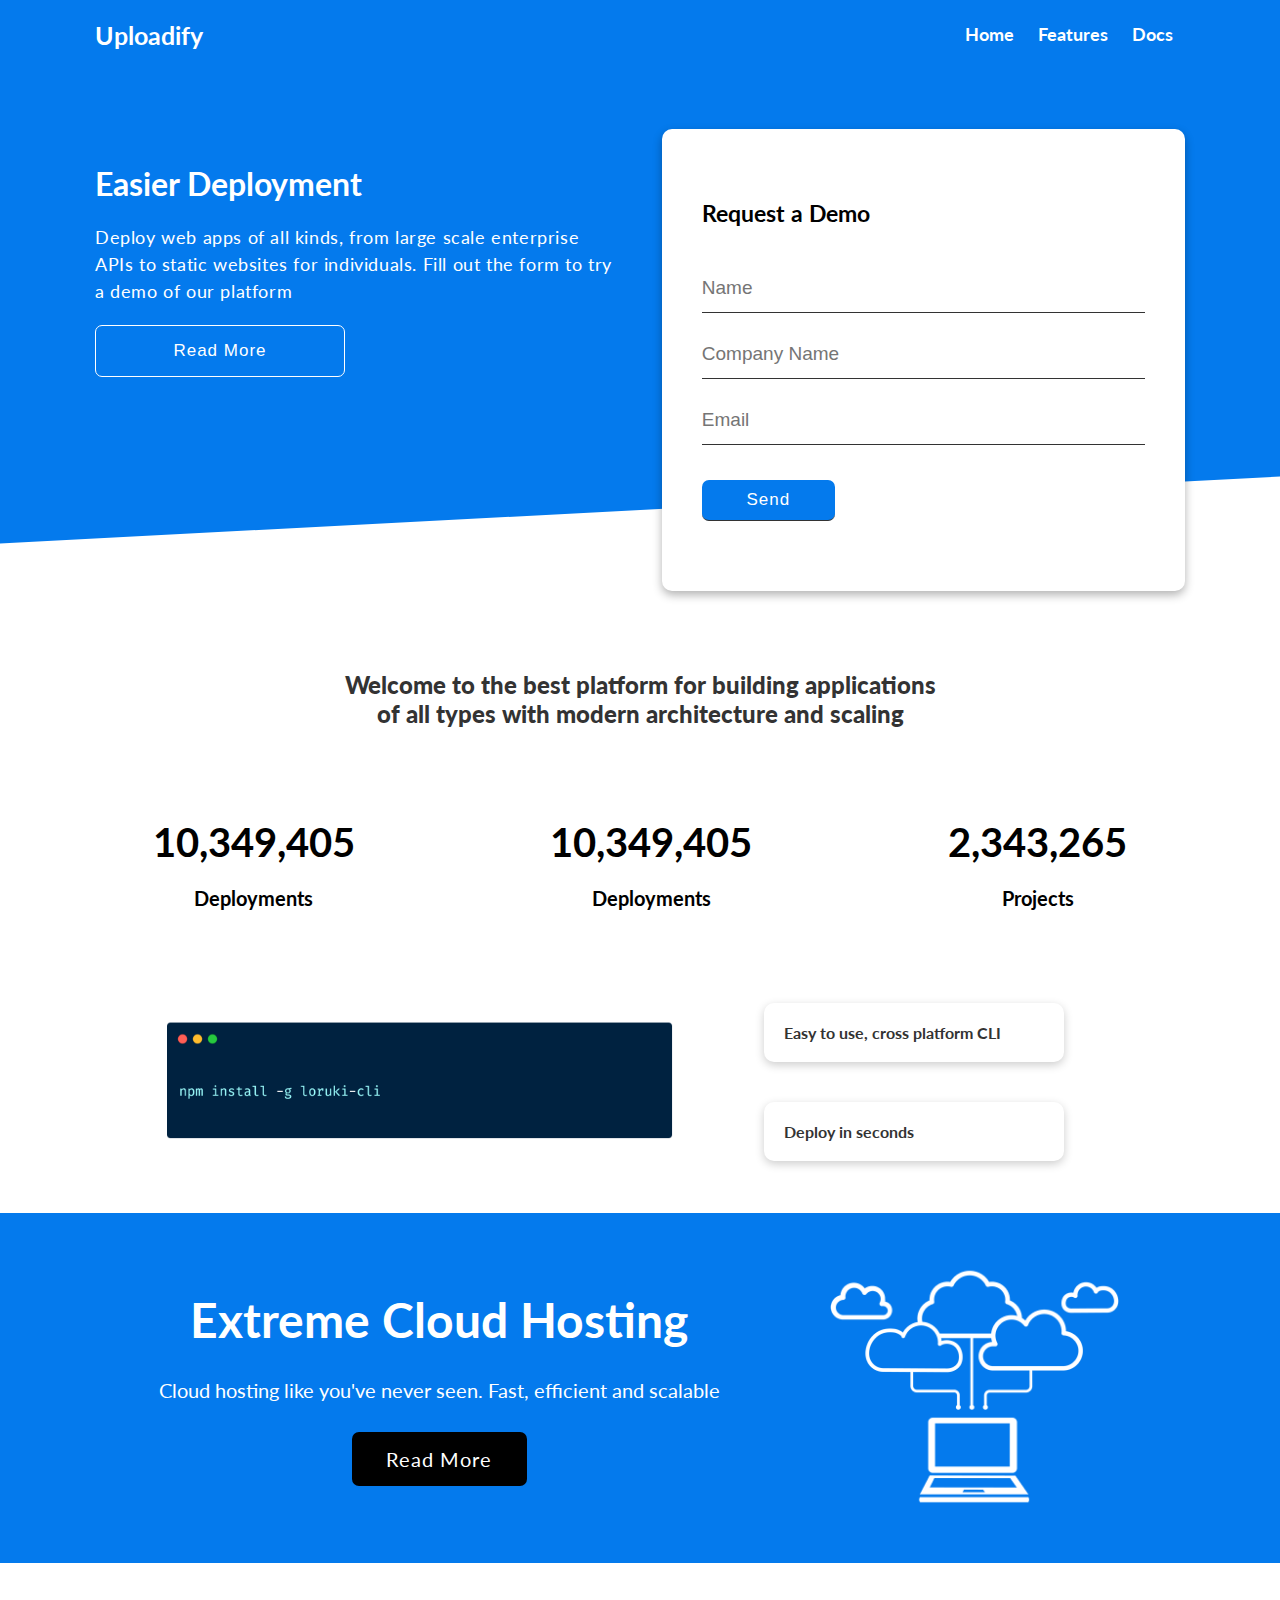
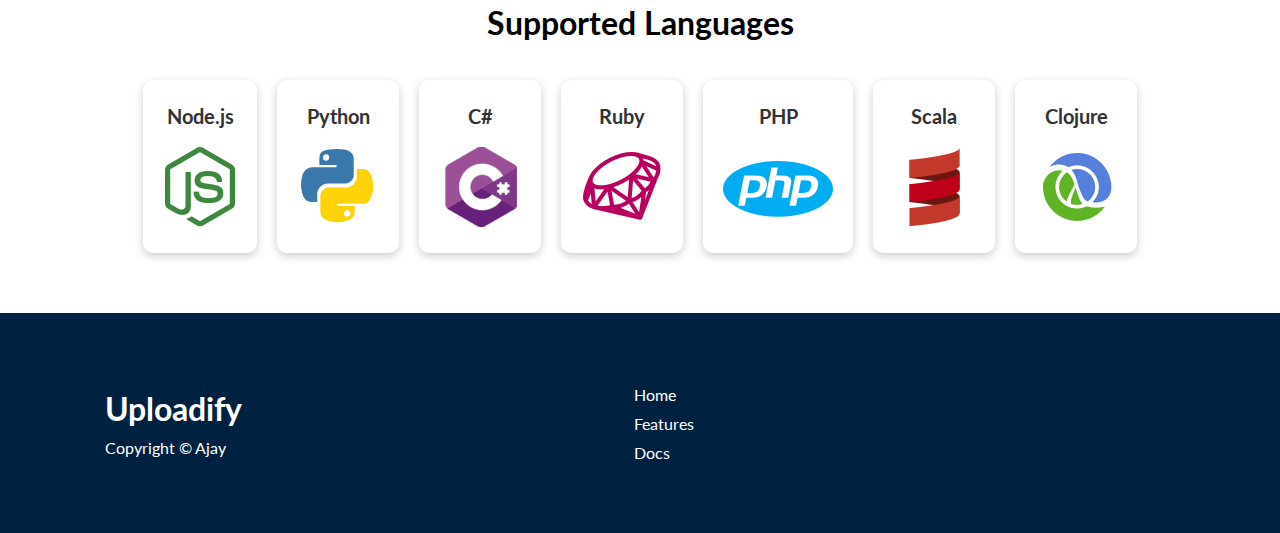
<file: index.html>
<!DOCTYPE html>
<html lang="en">
  <head>
    <meta charset="UTF-8" />
    <meta http-equiv="X-UA-Compatible" content="IE=edge" />
    <meta name="viewport" content="width=device-width, initial-scale=1.0" />
    <link rel="stylesheet" href="./css/style.css" />
    <link rel="shortcut icon" href="images/favicon.png" type="image/x-icon" />
    <title>Uploadify | Cloud Hosting For Everyone</title>
  </head>
  <body>
    <!-- Navbar -->
    <div class="navbar">
      <div class="container nav-container">
        <div class="brandname">Uploadify</div>
        <ul class="nav-links">
          <li><a href="./index.html">Home</a></li>
          <li><a href="./features.html">Features</a></li>
          <li><a href="./docs.html">Docs</a></li>
        </ul>
      </div>
    </div>
    <!-- Hero Section -->
    <div class="hero">
      <div class="container hero-section">
        <div class="left">
          <h1>Easier Deployment</h1>
          <p>
            Deploy web apps of all kinds, from large scale enterprise APIs to
            static websites for individuals. Fill out the form to try a demo of
            our platform
          </p>
          <button>Read More</button>
        </div>
        <div class="right">
          <form>
            <h3>Request a Demo</h3>
            <input type="text" placeholder="Name" />
            <input type="text" placeholder="Company Name" />
            <input type="email" placeholder="Email" />
            <input type="submit" value="Send" />
          </form>
        </div>
      </div>
    </div>
    <div id="slant"></div>
    <!-- Benchmarks -->
    <div class="benchmarks">
      <div class="container bench-cont">
        <h2 class="title">
          Welcome to the best platform for building applications of all types
          with modern architecture and scaling
        </h2>
        <div class="parameters">
          <div class="box">
            <i class="fas fa-server fa-3x"></i>
            <h3>10,349,405</h3>
            <p class="parameters-text">Deployments</p>
          </div>
          <div class="box">
            <i class="fas fa-server fa-3x"></i>
            <h3>10,349,405</h3>
            <p class="parameters-text">Deployments</p>
          </div>
          <div class="box">
            <i class="fas fa-project-diagram fa-3x"></i>
            <h3>2,343,265</h3>
            <p class="parameters-text">Projects</p>
          </div>
        </div>
        <div class="grid">
          <div class="leftbox">
            <img src="./images/cli.png" alt="" />
          </div>
          <div class="rightbox">
            <div class="dabba">Easy to use, cross platform CLI</div>
            <div class="dabba">Deploy in seconds</div>
          </div>
        </div>
      </div>
    </div>
    <!-- More Details -->
    <div class="detail">
      <div class="container det-cont">
        <div class="info">
          <h2>Extreme Cloud Hosting</h2>
          <p>
            Cloud hosting like you've never seen. Fast, efficient and scalable
          </p>
          <div>Read More</div>
        </div>
        <div class="image">
          <img src="./images/cloud.png" alt="" />
        </div>
      </div>
    </div>
    <!-- Cards Section -->
    <div class="cards">
      <div class="container cards-cont">
        <h3>Supported Languages</h3>
        <div class="card-container">
          <div class="card">
            <h4>Node.js</h4>
            <img src="./images/logos/node.png" alt="" />
          </div>
          <div class="card">
            <h4>Python</h4>
            <img src="./images/logos/python.png" alt="" />
          </div>
          <div class="card">
            <h4>C#</h4>
            <img src="./images/logos/csharp.png" alt="" />
          </div>
          <div class="card">
            <h4>Ruby</h4>
            <img src="./images/logos/ruby.png" alt="" />
          </div>
          <div class="card">
            <h4>PHP</h4>
            <img src="./images/logos/php.png" alt="" />
          </div>
          <div class="card">
            <h4>Scala</h4>
            <img src="./images/logos/scala.png" alt="" />
          </div>
          <div class="card">
            <h4>Clojure</h4>
            <img src="./images/logos/clojure.png" alt="" />
          </div>
        </div>
      </div>
    </div>
    <!-- footer -->
    <footer>
      <div class="container footer-cont">
        <div class="box-left">
          <h4>Uploadify</h4>
          <p>Copyright &copy; Ajay</p>
        </div>
        <div class="box-middle">
          <p>Home</p>
          <p>Features</p>
          <p>Docs</p>
        </div>
        <div class="box-right">
          <a href="#"><i class="fab fa-github fa-2x"></i></a>
          <a href="#"><i class="fab fa-facebook fa-2x"></i></a>
          <a href="#"><i class="fab fa-instagram fa-2x"></i></a>
          <a href="#"><i class="fab fa-twitter fa-2x"></i></a>
        </div>
      </div>
    </footer>

    <link
      rel="stylesheet"
      href="https://cdnjs.cloudflare.com/ajax/libs/font-awesome/5.15.1/css/all.min.css"
      integrity="sha512-+4zCK9k+qNFUR5X+cKL9EIR+ZOhtIloNl9GIKS57V1MyNsYpYcUrUeQc9vNfzsWfV28IaLL3i96P9sdNyeRssA=="
      crossorigin="anonymous"
    />
  </body>
</html>
</file>
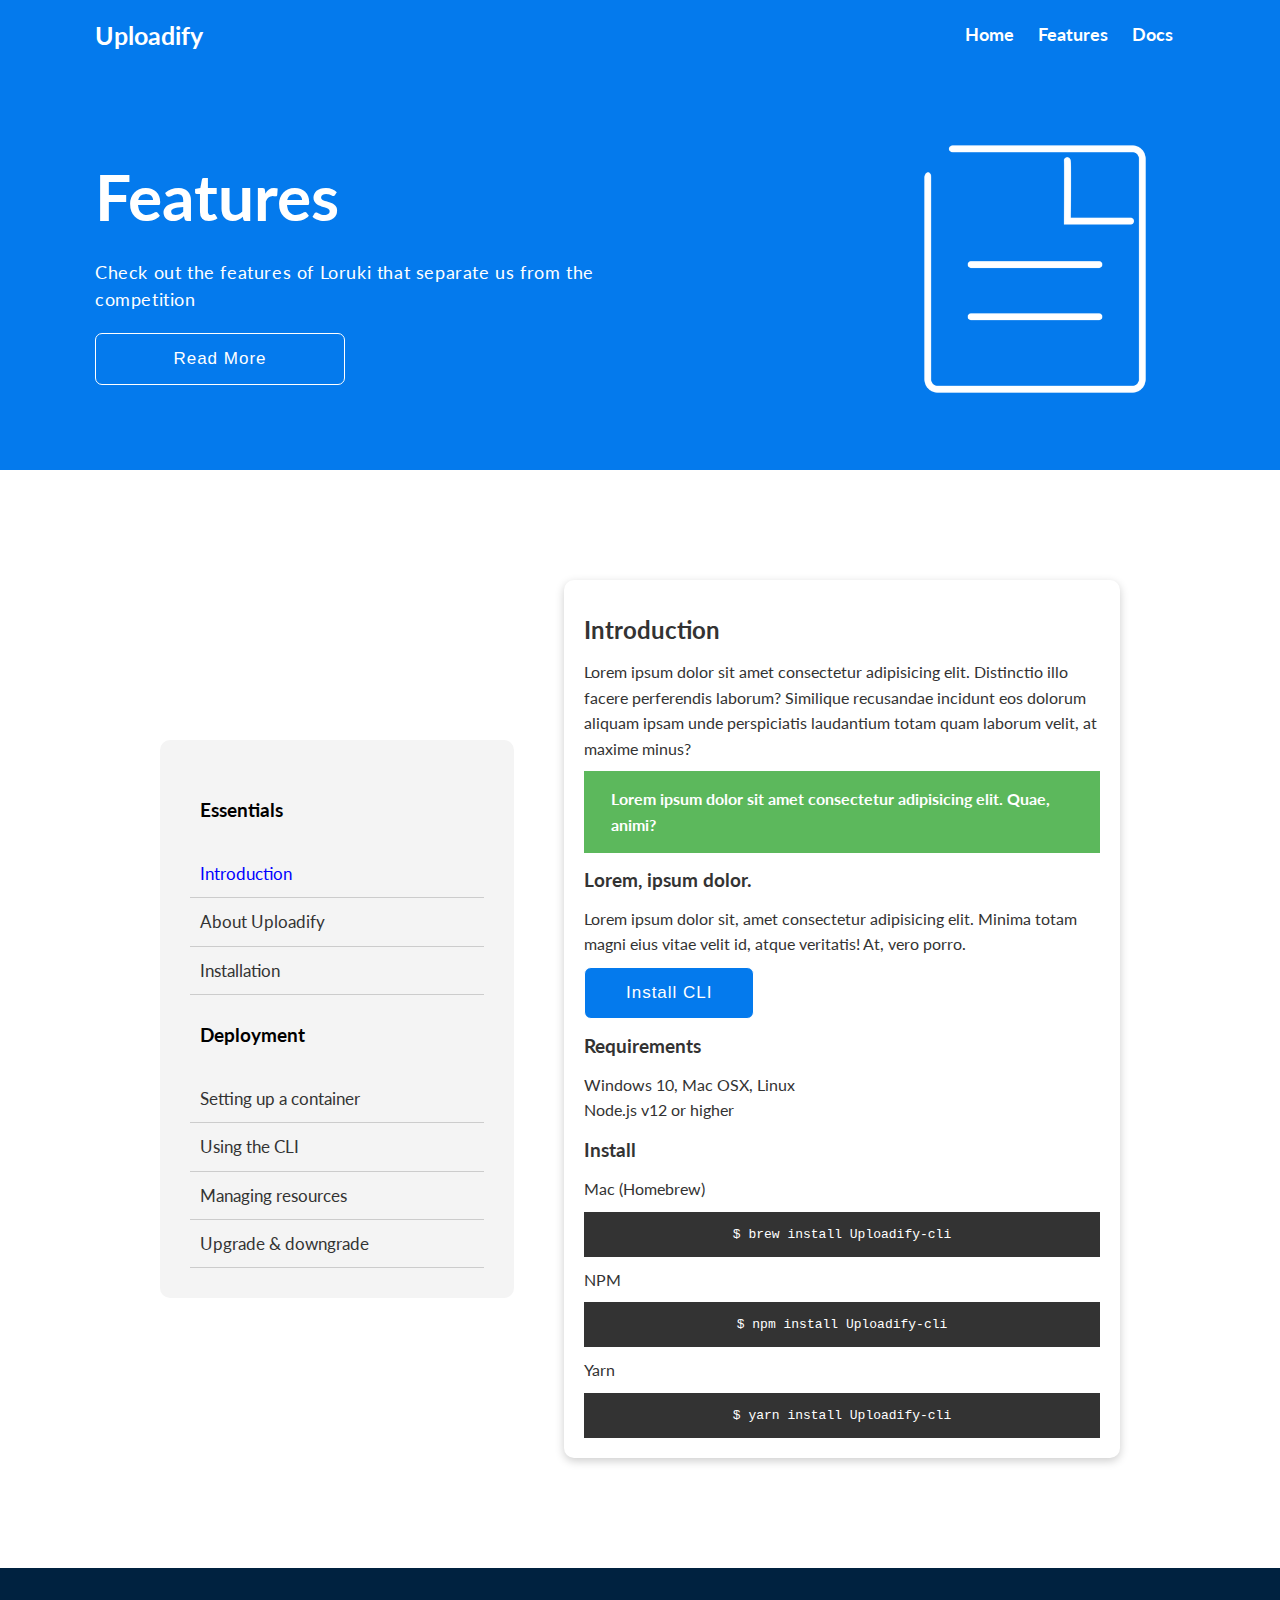
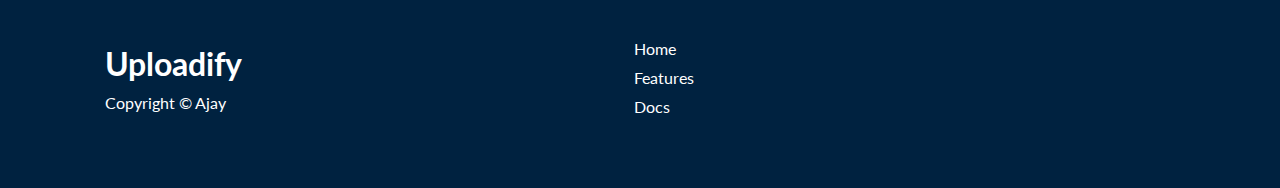
<file: docs.html>
<!DOCTYPE html>
<html lang="en">
  <head>
    <meta charset="UTF-8" />
    <meta http-equiv="X-UA-Compatible" content="IE=edge" />
    <meta name="viewport" content="width=device-width, initial-scale=1.0" />
    <link rel="stylesheet" href="./css/style.css" />
    <link rel="stylesheet" href="./css/docs.css" />
    <title>Document</title>
  </head>
  <body>
    <!-- Navbar -->
    <div class="navbar">
      <div class="container nav-container">
        <div class="brandname">Uploadify</div>
        <ul class="nav-links">
          <li><a href="./index.html">Home</a></li>
          <li><a href="./features.html">Features</a></li>
          <li><a href="./docs.html">Docs</a></li>
        </ul>
      </div>
    </div>
    <!-- Hero Section -->
    <div class="hero">
      <div class="container hero-section">
        <div class="left">
          <h1>Features</h1>
          <p>
            Check out the features of Loruki that separate us from the
            competition
          </p>
          <button>Read More</button>
        </div>
        <div id="server-img">
          <img src="./images/docs.png" alt="" />
        </div>
      </div>
    </div>
    <div class="big-section">
      <div class="container big-cont">
        <!-- Essentials section -->
        <div class="essentials">
          <h3>Essentials</h3>
          <p id="blue">Introduction</p>
          <p>About Uploadify</p>
          <p>Installation</p>
          <h3>Deployment</h3>
          <p>Setting up a container</p>
          <p>Using the CLI</p>
          <p>Managing resources</p>
          <p>Upgrade & downgrade</p>
        </div>
        <!-- Introduction section -->
        <div class="introduction">
          <h2>Introduction</h2>
          <p>
            Lorem ipsum dolor sit amet consectetur adipisicing elit. Distinctio
            illo facere perferendis laborum? Similique recusandae incidunt eos
            dolorum aliquam ipsam unde perspiciatis laudantium totam quam
            laborum velit, at maxime minus?
          </p>
          <div class="greenblock">
            <i class="fas fa-info"></i>
            <span>&nbsp;</span>
            <span>&nbsp;</span>
            <span>&nbsp;</span>
            <p>
              Lorem ipsum dolor sit amet consectetur adipisicing elit. Quae,
              animi?
            </p>
          </div>
          <h3>Lorem, ipsum dolor.</h3>
          <p>
            Lorem ipsum dolor sit, amet consectetur adipisicing elit. Minima
            totam magni eius vitae velit id, atque veritatis! At, vero porro.
          </p>
          <button>Install CLI</button>
          <h3>Requirements</h3>
          <p>
            Windows 10, Mac OSX, Linux <br />
            Node.js v12 or higher
          </p>
          <h3>Install</h3>
          <p>Mac (Homebrew)</p>
          <pre>
            <code>$ brew install Uploadify-cli</code>
          </pre>
          <p>NPM</p>
          <pre>
            <code>$ npm install Uploadify-cli</code>
          </pre>
          <p>Yarn</p>
          <pre>
            <code>$ yarn install Uploadify-cli</code>
          </pre>
        </div>
      </div>
    </div>
    <!-- footer -->
    <footer>
      <div class="container footer-cont">
        <div class="box-left">
          <h4>Uploadify</h4>
          <p>Copyright &copy; Ajay</p>
        </div>
        <div class="box-middle">
          <p>Home</p>
          <p>Features</p>
          <p>Docs</p>
        </div>
        <div class="box-right">
          <a href="#"><i class="fab fa-github fa-2x"></i></a>
          <a href="#"><i class="fab fa-facebook fa-2x"></i></a>
          <a href="#"><i class="fab fa-instagram fa-2x"></i></a>
          <a href="#"><i class="fab fa-twitter fa-2x"></i></a>
        </div>
      </div>
    </footer>
    <link
      rel="stylesheet"
      href="https://cdnjs.cloudflare.com/ajax/libs/font-awesome/5.15.1/css/all.min.css"
      integrity="sha512-+4zCK9k+qNFUR5X+cKL9EIR+ZOhtIloNl9GIKS57V1MyNsYpYcUrUeQc9vNfzsWfV28IaLL3i96P9sdNyeRssA=="
      crossorigin="anonymous"
    />
  </body>
</html>
</file>
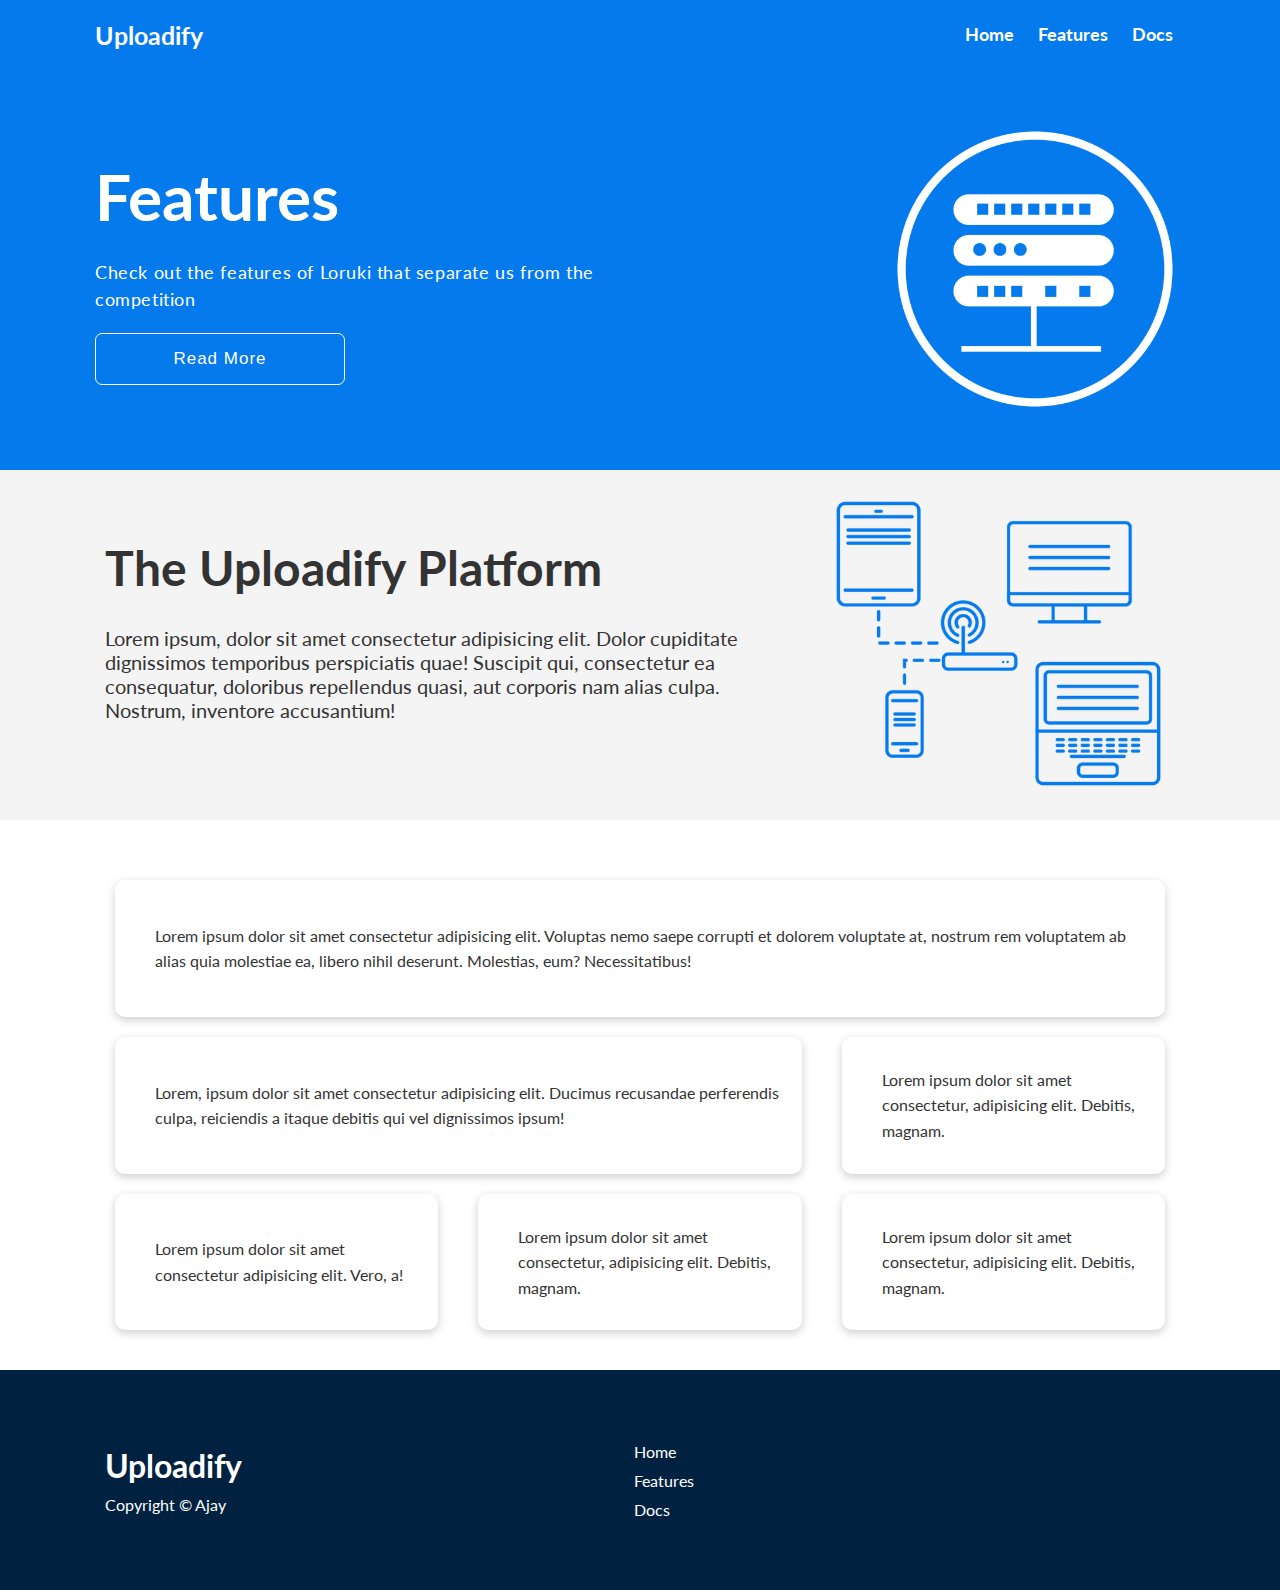
<file: features.html>
<!DOCTYPE html>
<html lang="en">
  <head>
    <meta charset="UTF-8" />
    <meta http-equiv="X-UA-Compatible" content="IE=edge" />
    <meta name="viewport" content="width=device-width, initial-scale=1.0" />
    <link rel="stylesheet" href="./css/style.css" />
    <link rel="stylesheet" href="./css/features.css" />
    <title>Document</title>
  </head>
  <body>
    <!-- Navbar -->
    <div class="navbar">
      <div class="container nav-container">
        <div class="brandname">Uploadify</div>
        <ul class="nav-links">
          <li><a href="./index.html">Home</a></li>
          <li><a href="./features.html">Features</a></li>
          <li><a href="./docs.html">Docs</a></li>
        </ul>
      </div>
    </div>
    <!-- Hero Section -->
    <div class="hero">
      <div class="container hero-section">
        <div class="left">
          <h1>Features</h1>
          <p>
            Check out the features of Loruki that separate us from the
            competition
          </p>
          <button>Read More</button>
        </div>
        <div id="server-img">
          <img src="./images/server.png" alt="" />
        </div>
      </div>
    </div>
    <!-- More Details -->
    <div class="detail">
      <div class="container det-cont">
        <div class="info">
          <h2>The Uploadify Platform</h2>
          <p>
            Lorem ipsum, dolor sit amet consectetur adipisicing elit. Dolor
            cupiditate dignissimos temporibus perspiciatis quae! Suscipit qui,
            consectetur ea consequatur, doloribus repellendus quasi, aut
            corporis nam alias culpa. Nostrum, inventore accusantium!
          </p>
        </div>
        <div class="image">
          <img src="./images/server2.png" alt="" />
        </div>
      </div>
    </div>
    <!-- Tricky Grid -->
    <div class="grid-tricky">
      <div class="container tricky-grid-container">
        <div class="gb1">
          <i class="fas fa-server fa-3x"></i>
          <p>
            Lorem ipsum dolor sit amet consectetur adipisicing elit. Voluptas
            nemo saepe corrupti et dolorem voluptate at, nostrum rem voluptatem
            ab alias quia molestiae ea, libero nihil deserunt. Molestias, eum?
            Necessitatibus!
          </p>
        </div>
        <div class="gb2">
          <i class="fas fa-network-wired fa-3x"></i>
          <p>
            Lorem, ipsum dolor sit amet consectetur adipisicing elit. Ducimus
            recusandae perferendis culpa, reiciendis a itaque debitis qui vel
            dignissimos ipsum!
          </p>
        </div>
        <div class="gb3">
          <i class="fas fa-laptop-code fa-3x"></i>
          <p>
            Lorem ipsum dolor sit amet consectetur, adipisicing elit. Debitis,
            magnam.
          </p>
        </div>
        <div class="gb4">
          <i class="fas fa-database fa-3x"></i>
          <p>
            Lorem ipsum dolor sit amet consectetur adipisicing elit. Vero, a!
          </p>
        </div>
        <div class="gb5">
          <i class="fas fa-power-off fa-3x"></i>
          <p>
            Lorem ipsum dolor sit amet consectetur, adipisicing elit. Debitis,
            magnam.
          </p>
        </div>
        <div class="gb6">
          <i class="fas fa-upload fa-3x"></i>
          <p>
            Lorem ipsum dolor sit amet consectetur, adipisicing elit. Debitis,
            magnam.
          </p>
        </div>
      </div>
    </div>
    <!-- footer -->
    <footer>
      <div class="container footer-cont">
        <div class="box-left">
          <h4>Uploadify</h4>
          <p>Copyright &copy; Ajay</p>
        </div>
        <div class="box-middle">
          <p>Home</p>
          <p>Features</p>
          <p>Docs</p>
        </div>
        <div class="box-right">
          <a href="#"><i class="fab fa-github fa-2x"></i></a>
          <a href="#"><i class="fab fa-facebook fa-2x"></i></a>
          <a href="#"><i class="fab fa-instagram fa-2x"></i></a>
          <a href="#"><i class="fab fa-twitter fa-2x"></i></a>
        </div>
      </div>
    </footer>
    <link
      rel="stylesheet"
      href="https://cdnjs.cloudflare.com/ajax/libs/font-awesome/5.15.1/css/all.min.css"
      integrity="sha512-+4zCK9k+qNFUR5X+cKL9EIR+ZOhtIloNl9GIKS57V1MyNsYpYcUrUeQc9vNfzsWfV28IaLL3i96P9sdNyeRssA=="
      crossorigin="anonymous"
    />
  </body>
</html>
</file>
<file: css/style.css>
@import url("https://fonts.googleapis.com/css2?family=Lato:wght@300&display=swap");
* {
  margin: 0;
  padding: 0;
  box-sizing: border-box;
}

body {
  font-family: "Lato", sans-serif;
  /* background-color: #333; */
}

.container {
  max-width: 1110px;
  margin: 0px auto;
  padding-inline: 20px;
}

/* Navbar */
.navbar {
  background-color: #047aed;
  color: #ffffff;
}
.nav-links a {
  text-decoration: none;
  color: #ffffff;
}
.nav-container {
  display: flex;
  justify-content: space-between;
  align-items: center;
  height: 70px;
  padding-inline: 10px;
}
.nav-container .brandname {
  font-size: 25px;
  font-weight: bolder;
}
.nav-links {
  display: flex;
}
.nav-links li {
  padding: 7px;
  margin: 5px;
  font-weight: bold;
  font-size: 18px;
  transition: 0.1s;
  border-bottom: 3px solid #047aed;
}
.nav-links li:hover {
  border-bottom: 3px solid #ffffff;
  cursor: pointer;
}
ul {
  list-style: none;
}
/* Hero Section */
.hero {
  background-color: #047aed;
  height: 400px;
}
.hero-section {
  display: flex;
  justify-content: space-between;
  align-items: center;
  height: 100%;
  padding-inline: 10px;
}
.left {
  width: 48%;
  height: 100%;
  display: flex;
  flex-direction: column;
  justify-content: center;
  gap: 20px;
  animation: 1s slideleft;
}
.right {
  width: 48%;
  animation: 1s slideright;
}
h1 {
  color: #ffffff;
  font-weight: bolder;
  line-height: 1.3;
}
.left p {
  color: #ffffff;
  line-height: 1.5;
  letter-spacing: 0.6px;
  font-size: 18px;
}
.left button {
  border: 1px solid #ffffff;
  background-color: #047aed;
  color: #ffffff;
  letter-spacing: 1px;
  padding: 15px 35px;
  border-radius: 7px;
  width: 250px;
  font-size: 17px;
  transition: 0.15s;
}
.left button:hover {
  transform: scale(1.1);
}
form {
  background-color: #ffffff;
  position: relative;
  top: 90px;
  border-radius: 10px;
  padding-inline: 40px;
  padding-block: 70px;
  display: flex;
  flex-direction: column;
  gap: 20px;
  z-index: 1;
  box-shadow: 0 4px 10px rgba(0, 0, 0, 0.3);
}
form h3 {
  margin-bottom: 20px;
  font-size: 23px;
}
.right input {
  border-style: none;
  padding-block: 15px;
  border-bottom: 1px solid #333;
}
.right input::placeholder {
  font-size: 19px;
}
input[type="submit"] {
  background-color: #047aed;
  width: 30%;
  margin-top: 15px;
  padding: 10px 15px;
  letter-spacing: 1px;
  font-size: 17px;
  border-radius: 7px;
  color: #ffffff;
  transition: 0.15s;
}
input[type="submit"]:hover {
  transform: scale(1.1);
}
#slant {
  background-color: #047aed;
  height: 100px;
  transform: skewY(-3deg);
  z-index: -2;
  position: relative;
  bottom: 60px;
}
/* benchmarks */
.benchmarks {
  margin-top: 100px;
  margin-bottom: 30px;
}
.bench-cont {
  display: flex;
  flex-direction: column;
  justify-content: center;
  align-items: center;
  gap: 70px;
  animation: 0.5s slidebottom;
}
.title {
  max-width: 600px;
  text-align: center;
  color: #333333;
  font-weight: 900;
}

.parameters {
  display: flex;
  flex-wrap: wrap;
  justify-content: space-around;
  align-items: center;
  width: 100%;
  gap: 100px;
}

.box {
  display: flex;
  justify-content: center;
  align-items: center;
  flex-direction: column;
  gap: 20px;
  flex-wrap: wrap;
}

.box h3 {
  font-size: 40px;
}
.box p {
  font-size: 20px;
  font-weight: bold;
}
.grid {
  display: flex;
  justify-content: center;
  align-items: center;
}
.leftbox {
  width: 55%;
  position: relative;
  left: 20px;
}
.leftbox img {
  width: 100%;
}
.rightbox {
  width: 45%;
  display: flex;
  flex-direction: column;
  justify-content: space-around;
  align-items: center;
  gap: 20px;
  position: relative;
  right: 20px;
}
.rightbox .dabba {
  background-color: #fff;
  color: #333;
  border-radius: 10px;
  box-shadow: 0 3px 10px rgba(0, 0, 0, 0.2);
  padding: 20px;
  margin: 10px;
  width: 300px;
  font-weight: bolder;
}
/* detail section */
.detail {
  background-color: #047aed;
  color: #ffffff;
  height: 350px;
}
.det-cont {
  display: flex;
  justify-content: space-around;
  align-items: center;
  height: 100%;
}
.info {
  width: 60%;
}
.info h2 {
  font-size: 48px;
  margin-bottom: 30px;
  text-align: center;
}
.info p {
  font-size: 20px;
  margin-bottom: 30px;
  text-align: center;
}
.info div {
  font-size: 20px;
  text-align: center;
  background-color: #000000;
  color: #ffffff;
  letter-spacing: 1px;
  padding: 15px 20px;
  border-radius: 7px;
  width: 175px;
  margin-inline: auto;
  transition: 0.15s;
}
.info div:hover {
  transform: scale(1.1);
}
.image {
  width: 35%;
}
.image img {
  width: 100%;
}
/* cards */
.cards {
  padding: 20px;
  display: flex;
  flex-direction: column;
  justify-content: center;
  align-items: center;
  height: 350px;
}
.cards-cont {
  text-align: center;
}
.card-container {
  display: flex;
  justify-content: space-around;
  align-items: center;
  flex-wrap: wrap;
}
.cards-cont h3 {
  font-size: 32px;
  margin-block: 20px;
}

.card {
  text-align: center;
  margin: 18px 10px 40px;
  transition: transform 0.2s ease-in;
  background-color: #fff;
  color: #333;
  border-radius: 10px;
  box-shadow: 0 3px 10px rgba(0, 0, 0, 0.2);
  padding: 20px;
  line-height: 1.6;
  padding: 20px;
  transition: 0.15s;
}
.card:hover {
  transform: translateY(-20px) scale(1.05);
}
.card h4 {
  font-size: 20px;
  color: #333;
  margin-bottom: 15px;
}
/* footer */
footer {
  background-color: #002240;
  color: #ffffff;
  height: 220px;
}
.footer-cont {
  display: flex;
  justify-content: space-between;
  align-items: center;
  flex-wrap: wrap;
  height: 100%;
}

.box-left {
  display: flex;
  flex-direction: column;
  gap: 10px;
}

.box-left h4 {
  font-size: 32px;
}
.box-left p {
  font-size: 16px;
}

.box-middle {
  display: flex;
  flex-direction: column;
  gap: 10px;
}
.box-middle p {
  gap: 10px;
  cursor: pointer;
}
.box-right {
  display: flex;
  justify-content: space-evenly;
  color: #ffffff;
  gap: 30px;
}
.box-right a i {
  color: #ffffff;
}

.box-right :nth-child(1) :hover {
  color: #000000;
}
.box-right :nth-child(2) :hover {
  color: #047aed;
}
.box-right :nth-child(3) :hover {
  color: #f12a4b;
}
.box-right :nth-child(4) :hover {
  color: #1f8fff;
}

@keyframes slideleft {
  0% {
    transform: translateX(-100%);
  }
  100% {
    transform: translateX(0%);
  }
}
@keyframes slideright {
  0% {
    transform: translateX(100%);
  }
  100% {
    transform: translateX(0%);
  }
}
@keyframes slidebottom {
  0% {
    transform: translateY(100%);
  }
  100% {
    transform: translateX(0%);
  }
}
@media screen and (max-width: 1200px) {
  .hero-section {
    flex-direction: column;
    padding: 40px 30px 0px 30px;
  }
  .hero {
    height: auto;
  }
  .hero-section .left {
    width: 100%;
    text-align: center;
  }
  .hero-section .left button {
    margin: 0 auto;
    margin-top: 10px;
  }
  .hero-section .left h1 {
    margin-bottom: 10px;
  }

  .grid {
    flex-direction: column;
  }
  .leftbox {
    width: 100%;
    position: static;
  }
  .rightbox {
    width: 100%;
    position: static;
  }
  .leftbox .dabba {
    width: 85%;
    text-align: center;
  }
  .rightbox .dabba {
    width: 85%;
    text-align: center;
  }
  .det-cont {
    flex-direction: column;
  }
  .info div {
    margin-bottom: 30px;
  }
  .detail image {
    margin-top: 30px;
  }
  .detail {
    height: auto;
    padding-block: 40px;
  }
  .cards {
    height: auto;
  }
  .cards-cont {
    flex-direction: column;
  }
  .rightbox {
    width: 100%;
    width: 100%;
  }
  .footer-cont {
    justify-content: center;
    align-items: center;
    flex-direction: column;
    padding: 30px;
  }
  .box-middle {
    margin-block: 20px;
  }
  .image {
    width: 100%;
  }
  input[type="submit"] {
    width: 100%;
  }
}
</file>
<file: css/docs.css>
#server-img img {
  width: 300px;
  height: 300px;
}
#server-img {
  animation: 1s slideright;
}

.hero-section h1 {
  font-size: 64px;
}
button {
  border: 1px solid #ffffff;
  background-color: #047aed;
  color: #ffffff;
  letter-spacing: 1px;
  padding: 15px 35px;
  border-radius: 7px;
  width: 170px;
  font-size: 17px;
  transition: 0.15s;
}
button:hover {
  transform: scale(1.1);
}
/* big section */
.big-cont {
  display: flex;
  justify-content: space-around;
  align-items: center;
  padding-block: 100px;
  padding-inline: 50px;
}

/* Essentials */
.essentials {
  background-color: #f4f4f4;
  line-height: 1.6;
  padding: 30px;
  margin: 10px;
  width: 35%;
  border-radius: 10px;
}
.essentials p {
  color: #333333;
  padding: 10px;
  cursor: pointer;
  font-size: 17px;
  border-bottom: 1px solid #cccccc;
}
.essentials h3 {
  margin-block: 15px;
  padding: 10px;
  font-size: 19px;
  font-weight: bold;
}
.essentials p:hover {
  color: #000000;
  font-weight: bolder;
}
#blue {
  color: blue;
}
#blue:hover {
  font-weight: bolder;
}
/* Introduction section */
.introduction {
  width: 55%;
  background-color: #fff;
  color: #333;
  border-radius: 10px;
  box-shadow: 0 3px 10px rgba(0, 0, 0, 0.2);
  padding: 20px;
  margin: 10px;
}
.introduction h2 {
  font-size: 24px;
  font-weight: bolder;
  margin-block: 15px;
}
.introduction h3 {
  font-size: 19px;
  font-weight: bolder;
  margin-block: 15px;
}
.introduction p {
  font-size: 16px;
  margin-block: 10px;
  line-height: 1.6;
}
.greenblock {
  background-color: #5cb85c;
  color: #ffffff;
  font-size: 18px;
  font-weight: bolder;
  display: flex;
  justify-content: flex-start;
  align-items: center;
  padding: 5px;
  padding-left: 15px;
}
pre {
  background-color: #333;
  color: #fff;
  padding: 15px;
  display: flex;
  justify-content: center;
  align-items: center;
}

@media screen and (max-width: 900px) {
  .big-cont {
    flex-direction: column;
  }
  .essentials {
    width: 80%;
  }
  .introduction {
    width: 80%;
  }
}
</file>
<file: css/features.css>
#server-img img {
  width: 300px;
  height: 300px;
}
#server-img {
  animation: 1s slideright;
}

.hero-section h1 {
  font-size: 64px;
}
.detail {
  background-color: #f4f4f4;
  color: #333333;
}
.det-cont {
  justify-content: space-between;
}
.info {
  display: flex;
  flex-direction: column;
  align-items: start;
}
.info p {
  text-align: start;
}
.image {
  width: 33%;
}

.grid-tricky {
  padding: 50px;
}

.grid-tricky .gb1,
.gb2,
.gb3,
.gb4,
.gb5,
.gb6 {
  display: flex;
  justify-content: start;
  align-items: center;
  height: 100%;
  background-color: #fff;
  color: #333;
  border-radius: 10px;
  box-shadow: 0 3px 10px rgba(0, 0, 0, 0.2);
  padding: 20px;
  margin: 10px;
  color: #333;
  line-height: 1.6;
  gap: 20px;
}
.tricky-grid-container {
  display: grid;
  grid-template-columns: repeat(3, 1fr);
  grid-template-rows: repeat(3, 1fr);
  gap: 20px;
  justify-content: center;
  align-content: center;
}
.gb1 {
  grid-column-start: 1;
  grid-column-end: 4;
}
.gb2 {
  grid-column-start: 1;
  grid-column-end: 3;
}

@media screen and (max-width: 900px) {
  .tricky-grid-container {
    grid-template-columns: 1fr;
    grid-template-rows: 1fr;
  }
  .gb1 {
    grid-column-start: 1;
    grid-column-end: 1;
  }
  .gb2 {
    grid-column-start: 1;
    grid-column-end: 1;
  }
}

@media screen and (max-width: 1200px) {
  .info {
    width: 80%;
  }
  .image {
    width: 80%;
  }
}
</file>
